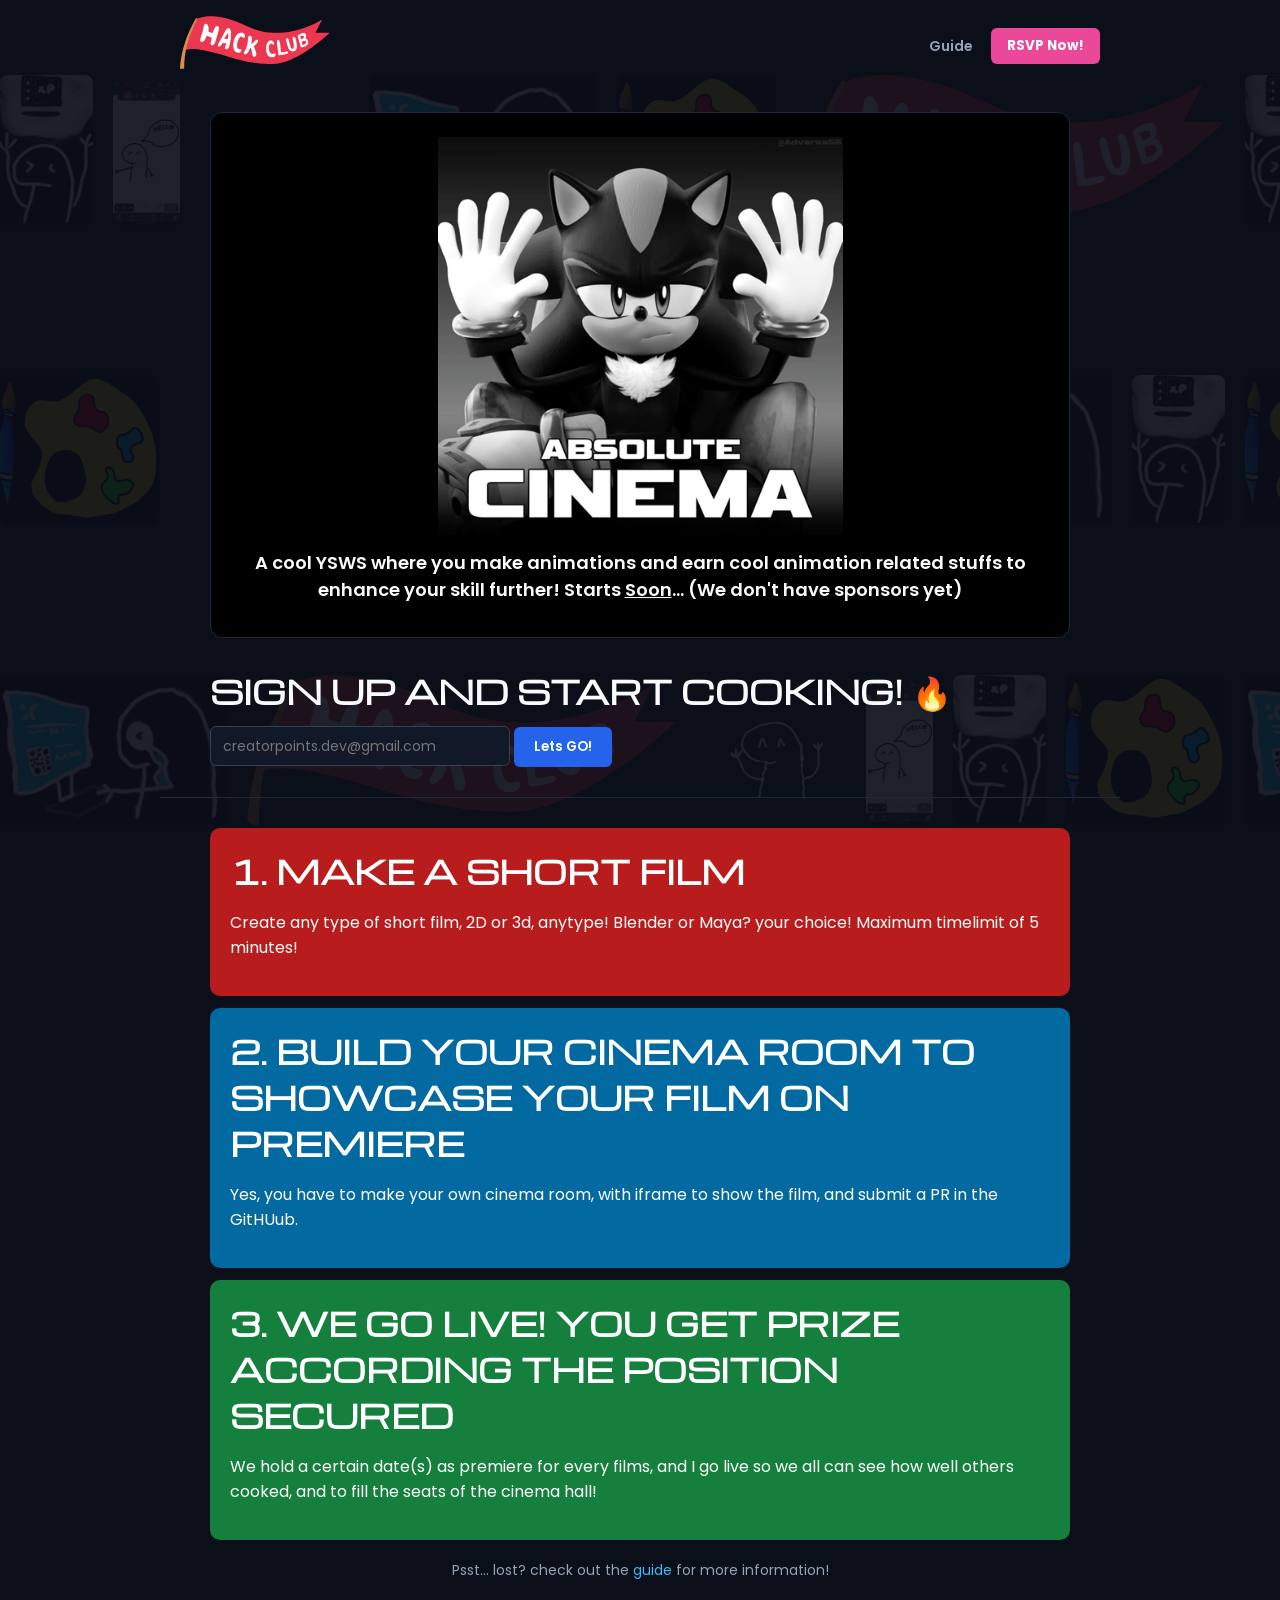
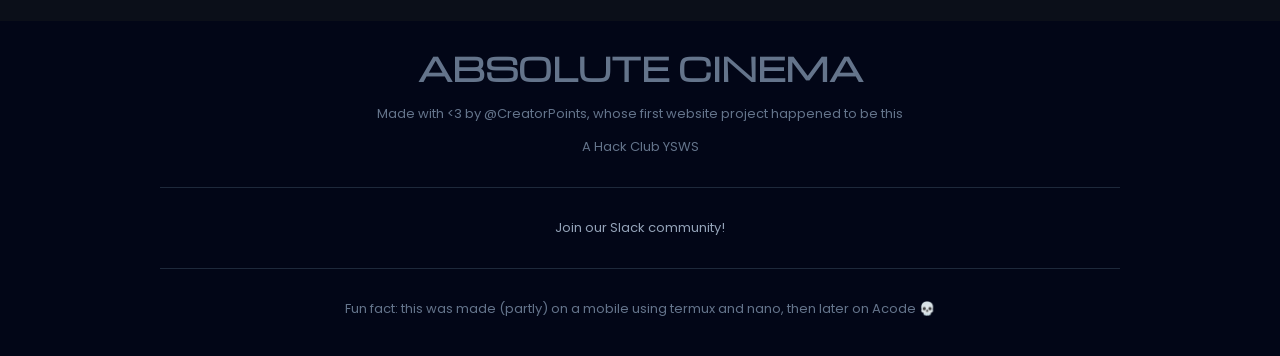
<file: index.html>
<!DOCTYPE html>
<html>
  <head>
    <meta charset="UTF-8">
    <title>Absolute Cinema - A Hack Club YSWS</title>
    <meta name="viewport" content="width=device-width, initial-scale=1">
    <link rel="preconnect" href="https://fonts.googleapis.com">
    <link rel="preconnect" href="https://fonts.gstatic.com" crossorigin>
    <link href="https://fonts.googleapis.com/css2?family=Poppins:wght@400;500;700&display=swap" rel="stylesheet">
    <link href="https://fonts.googleapis.com/css2?family=Michroma&display=swap" rel="stylesheet">
    <link rel="stylesheet" href="css/style.css">
  </head>
  <body>
    <div class="bg-marquee-wrapper" aria-hidden="true">
      <div class="bg-marquee-row marquee-left">
        <div class="bg-marquee-content">
          <img src="assets/xppen.jpg" alt="">
          <img src="assets/flipaclip.jpg" alt="">
          <img src="assets/flork/Morejoy.png" alt="">
          <img src="assets/winshut.jpg" alt="">
          <img src="assets/art.jpg" alt="">
          <img src="assets/hackclub.svg" alt="">
          <img src="assets/xppen.jpg" alt="">
          <img src="assets/flipaclip.jpg" alt="">
          <img src="assets/flork/Morejoy.png" alt="">
          <img src="assets/winshut.jpg" alt="">
          <img src="assets/art.jpg" alt="">
          <img src="assets/hackclub.svg" alt="">
          <img src="assets/xppen.jpg" alt="">
          <img src="assets/flipaclip.jpg" alt="">
          <img src="assets/flork/Morejoy.png" alt="">
          <img src="assets/winshut.jpg" alt="">
          <img src="assets/art.jpg" alt="">
          <img src="assets/hackclub.svg" alt="">
        </div>
        <div class="bg-marquee-content" aria-hidden="true">
          <img src="assets/xppen.jpg" alt="">
          <img src="assets/flipaclip.jpg" alt="">
          <img src="assets/flork/Morejoy.png" alt="">
          <img src="assets/winshut.jpg" alt="">
          <img src="assets/art.jpg" alt="">
          <img src="assets/hackclub.svg" alt="">
          <img src="assets/xppen.jpg" alt="">
          <img src="assets/flipaclip.jpg" alt="">
          <img src="assets/flork/Morejoy.png" alt="">
          <img src="assets/winshut.jpg" alt="">
          <img src="assets/art.jpg" alt="">
          <img src="assets/hackclub.svg" alt="">
          <img src="assets/xppen.jpg" alt="">
          <img src="assets/flipaclip.jpg" alt="">
          <img src="assets/flork/Morejoy.png" alt="">
          <img src="assets/winshut.jpg" alt="">
          <img src="assets/art.jpg" alt="">
          <img src="assets/hackclub.svg" alt="">
        </div>
      </div>
      <div class="bg-marquee-row marquee-right">
        <div class="bg-marquee-content">
          <img src="assets/art.jpg" alt="">
          <img src="assets/flork/Morejoy.png" alt="">
          <img src="assets/flipaclip.jpg" alt="">
          <img src="assets/hackclub.svg" alt="">
          <img src="assets/winshut.jpg" alt="">
          <img src="assets/xppen.jpg" alt="">
          <img src="assets/art.jpg" alt="">
          <img src="assets/flork/Morejoy.png" alt="">
          <img src="assets/flipaclip.jpg" alt="">
          <img src="assets/hackclub.svg" alt="">
          <img src="assets/winshut.jpg" alt="">
          <img src="assets/xppen.jpg" alt="">
          <img src="assets/art.jpg" alt="">
          <img src="assets/flork/Morejoy.png" alt="">
          <img src="assets/flipaclip.jpg" alt="">
          <img src="assets/hackclub.svg" alt="">
          <img src="assets/winshut.jpg" alt="">
          <img src="assets/xppen.jpg" alt="">
        </div>
        <div class="bg-marquee-content" aria-hidden="true">
          <img src="assets/art.jpg" alt="">
          <img src="assets/flork/Morejoy.png" alt="">
          <img src="assets/flipaclip.jpg" alt="">
          <img src="assets/hackclub.svg" alt="">
          <img src="assets/winshut.jpg" alt="">
          <img src="assets/xppen.jpg" alt="">
          <img src="assets/art.jpg" alt="">
          <img src="assets/flork/Morejoy.png" alt="">
          <img src="assets/flipaclip.jpg" alt="">
          <img src="assets/hackclub.svg" alt="">
          <img src="assets/winshut.jpg" alt="">
          <img src="assets/xppen.jpg" alt="">
          <img src="assets/art.jpg" alt="">
          <img src="assets/flork/Morejoy.png" alt="">
          <img src="assets/flipaclip.jpg" alt="">
          <img src="assets/hackclub.svg" alt="">
          <img src="assets/winshut.jpg" alt="">
          <img src="assets/xppen.jpg" alt="">
        </div>
      </div>
      <div class="bg-marquee-row marquee-left">
        <div class="bg-marquee-content">
          <img src="assets/winshut.jpg" alt="">
          <img src="assets/hackclub.svg" alt="">
          <img src="assets/flork/Morejoy.png" alt="">
          <img src="assets/flipaclip.jpg" alt="">
          <img src="assets/xppen.jpg" alt="">
          <img src="assets/art.jpg" alt="">
          <img src="assets/winshut.jpg" alt="">
          <img src="assets/hackclub.svg" alt="">
          <img src="assets/flork/Morejoy.png" alt="">
          <img src="assets/flipaclip.jpg" alt="">
          <img src="assets/xppen.jpg" alt="">
          <img src="assets/art.jpg" alt="">
          <img src="assets/winshut.jpg" alt="">
          <img src="assets/hackclub.svg" alt="">
          <img src="assets/flork/Morejoy.png" alt="">
          <img src="assets/flipaclip.jpg" alt="">
          <img src="assets/xppen.jpg" alt="">
          <img src="assets/art.jpg" alt="">
        </div>
        <div class="bg-marquee-content" aria-hidden="true">
          <img src="assets/winshut.jpg" alt="">
          <img src="assets/hackclub.svg" alt="">
          <img src="assets/flork/Morejoy.png" alt="">
          <img src="assets/flipaclip.jpg" alt="">
          <img src="assets/xppen.jpg" alt="">
          <img src="assets/art.jpg" alt="">
          <img src="assets/winshut.jpg" alt="">
          <img src="assets/hackclub.svg" alt="">
          <img src="assets/flork/Morejoy.png" alt="">
          <img src="assets/flipaclip.jpg" alt="">
          <img src="assets/xppen.jpg" alt="">
          <img src="assets/art.jpg" alt="">
          <img src="assets/winshut.jpg" alt="">
          <img src="assets/hackclub.svg" alt="">
          <img src="assets/flork/Morejoy.png" alt="">
          <img src="assets/flipaclip.jpg" alt="">
          <img src="assets/xppen.jpg" alt="">
          <img src="assets/art.jpg" alt="">
        </div>
      </div>
    </div>
    <nav>
      <a href="https://hackclub.com/"><img src="assets/hackclub.svg" alt="Hack Club" width="150" height="57"></a>
      <div class="nav-links">
        <a href="guide.html" class="nav-link">Guide</a>
        <a href="https://rsvp.soon.it/absolute-cinema"><button class="rsvp"><b>RSVP Now!</b></button></a>
      </div>
    </nav>
    <div class="title">
      <center><img src="assets/absolutecinema.png" width=50% height="50%"></center>
      <h2>A cool YSWS where you make animations and earn cool animation related stuffs to enhance your skill further! Starts <u>Soon</u>... (We don't have sponsors yet)</h2>
    </div>
    <div class="registration">
      <h1>Sign up and start cooking! 🔥</h1>
      <input class="emailbox" type="email" id="email" name="email" placeholder="creatorpoints.dev@gmail.com" required>
      <a href="https://cinema-hall.hackclub.app/login">
        <button class="signin">Lets GO!</button>
      </a>
    </div>
    <hr>
    <div class="guide">
      <div class="step1">      
        <h1>1. Make a short film</h1>
        <p>Create any type of short film, 2D or 3d, anytype! Blender or Maya? your choice! Maximum timelimit of 5 minutes!</p>
      </div>
      <div class="step2">
        <h1>2. Build your Cinema room to showcase your film on premiere</h1>
        <p>Yes, you have to make your own cinema room, with iframe to show the film, and submit a PR in the GitHUub.</p>
      </div>
      <div class="step3">
        <h1>3. We go LIVE! you get prize according the position secured</h1>
        <p>We hold a certain date(s) as premiere for every films, and I go live so we all can see how well others cooked, and to fill the seats of the cinema hall!</p>
      </div>
    </div>
    <div class="psst">Psst... lost? check out the <a href="guide.html">guide</a> for more information!</div>
    <footer>
      <h1><b>Absolute Cinema</b></h1>
      <p>Made with &lt;3 by @CreatorPoints, whose first website project happened to be this</p>
      <p>A Hack Club YSWS</p>
      <hr>
      <div class="community">
        <a href="https://app.slack.com/client/E09V59WQY1E/C0C4S835R4L">Join our Slack community!</a>
      </div>
      <hr>
      <p>Fun fact: this was made (partly) on a mobile using termux and nano, then later on Acode 💀</p>
    </footer>
    <script src="js/authfetch.js"></script>
  </body>
</html>
</file>
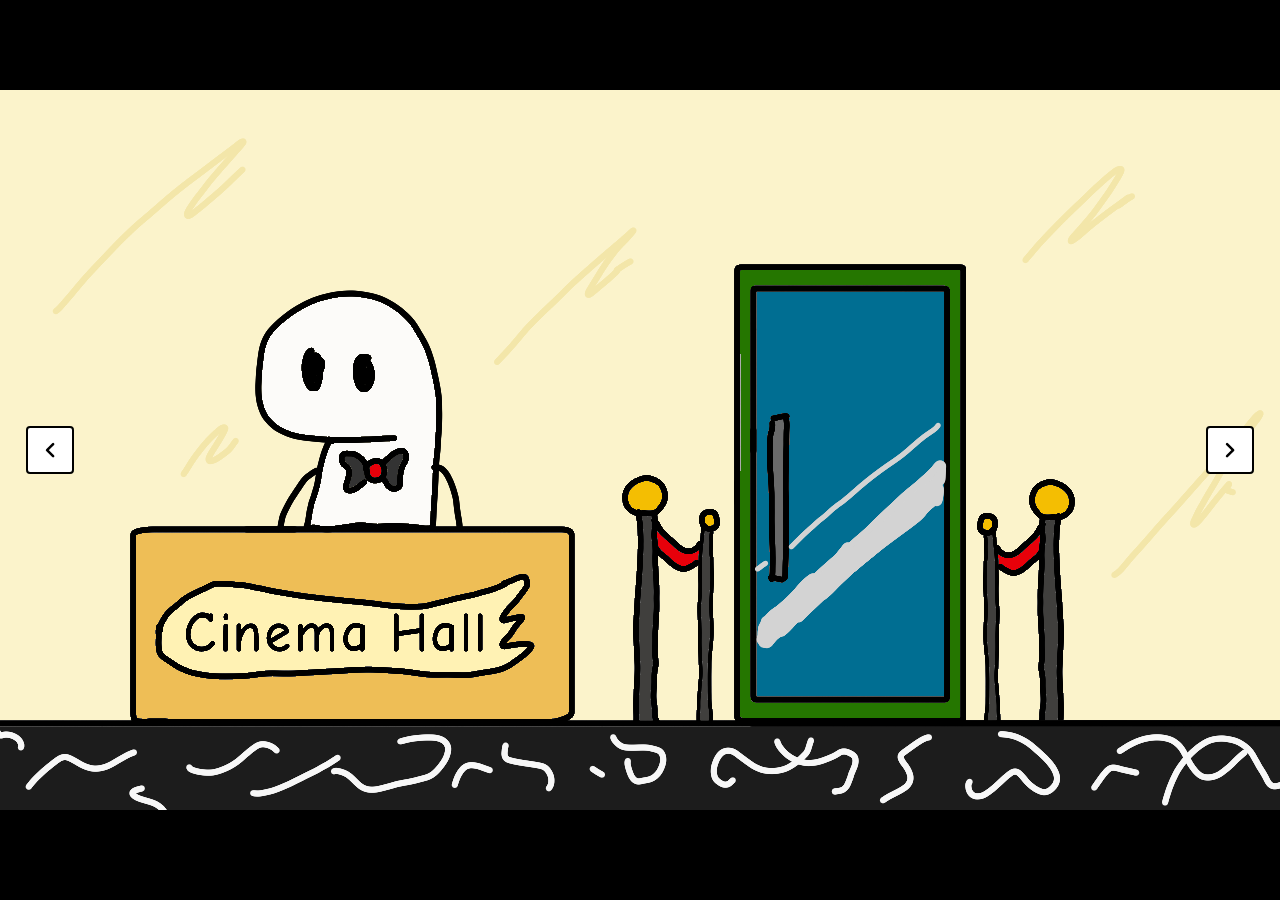
<file: dashboard.html>
<!DOCTYPE html>
<html lang="en">
  <head>
    <meta charset="UTF-8">
    <meta name="viewport" content="width=device-width, initial-scale=1">
    <title>Absolute Cinema</title>
    <link rel="icon" type="image/x-icon" href="favicon.ico">
    <link rel="preconnect" href="https://fonts.googleapis.com">
    <link rel="preconnect" href="https://fonts.gstatic.com" crossorigin>
    <link href="https://fonts.googleapis.com/css2?family=Poppins:wght@400;500;600;700&display=swap" rel="stylesheet">
    <style>
      html,
      body {
        margin: 0;
        padding: 0;
        width: 100%;
        height: 100%;
        background: #000;
        overflow: hidden;
        display: flex;
        align-items: center;
        justify-content: center;
      }

      .scene {
        position: relative;
        width: min(100vw, calc(100vh * 16 / 9));
        height: min(100vh, calc(100vw * 9 / 16));
        aspect-ratio: 16/9;
      }

      .scene img,
      .scene video {
        position: absolute;
        inset: 0;
        width: 100%;
        height: 100%;
        display: block;
        user-select: none;
        object-fit: contain;
      }

      .scene video {
        display: none;
        pointer-events: none;
      }

      .hotspot {
        position: absolute;
        cursor: pointer;
        outline: none;
        text-decoration: none;
        z-index: 10;
      }

      .hotspot-door {
        left: 56%;
        top: 24%;
        width: 20%;
        height: 63%;
      }

      .hotspot-flork {
        left: 10%;
        top: 28%;
        width: 35%;
        height: 59%;
      }

      .nav-arrow-left,
      .nav-arrow-right {
        position: absolute;
        top: 50%;
        transform: translateY(-50%);
        width: clamp(36px, 4vw, 44px);
        height: clamp(36px, 4vw, 44px);
        border-radius: 4px;
        background: #fff;
        border: 2px solid #000;
        color: #000;
        display: flex;
        align-items: center;
        justify-content: center;
        cursor: pointer;
        z-index: 30;
        text-decoration: none;
        box-shadow: none;
      }

      .nav-arrow-left {
        left: 2%;
      }

      .nav-arrow-right {
        right: 2%;
      }

      .nav-arrow-left:hover,
      .nav-arrow-right:hover {
        background: #e5e5e5;
      }

      .nav-arrow-left svg,
      .nav-arrow-right svg {
        width: 55%;
        height: 55%;
        stroke: #000;
        stroke-width: 2.5;
        fill: none;
        stroke-linecap: round;
        stroke-linejoin: round;
      }

      .flork-bubble-wrap {
        position: absolute;
        inset: 0;
        width: 100%;
        height: 100%;
        pointer-events: none;
        z-index: 20;
        display: none;
      }

      .flork-bubble-wrap.active {
        display: block;
        animation: bubblePop 0.22s cubic-bezier(0.16, 1, 0.3, 1);
      }

      .bubble-bg {
        position: absolute;
        inset: 0;
        width: 100%;
        height: 100%;
        object-fit: contain;
        pointer-events: none;
      }

      .bubble-text {
        position: absolute;
        left: 30%;
        top: 6.5%;
        width: 36%;
        height: 21%;
        display: block;
        text-align: left;
        color: #000;
        font-family: 'Poppins', sans-serif;
        font-weight: 600;
        font-size: clamp(12px, 1.4vw, 17px);
        line-height: 1.35;
        user-select: none;
        box-sizing: border-box;
        padding: clamp(8px, 1.2vw, 14px) clamp(10px, 1.4vw, 16px);
        word-break: break-word;
      }

      @keyframes bubblePop {
        0% {
          transform: scale(0.85);
          opacity: 0;
          transform-origin: 35% 25%;
        }
        100% {
          transform: scale(1);
          opacity: 1;
          transform-origin: 35% 25%;
        }
      }

      .ans-btn {
        position: absolute;
        right: clamp(55px, 6vw, 75px);
        top: 50%;
        transform: translateY(-50%);
        background: #fff;
        border: 2px solid #000;
        color: #000;
        padding: 10px 16px;
        border-radius: 4px;
        font-family: 'Poppins', sans-serif;
        font-size: clamp(12px, 1.4vw, 15px);
        font-weight: 600;
        cursor: pointer;
        z-index: 30;
        box-shadow: none;
        display: none;
      }

      .ans-btn.active {
        display: block;
      }

      .ans-btn:hover {
        background: #e5e5e5;
      }

      .flork-options {
        position: absolute;
        right: clamp(55px, 6vw, 75px);
        top: 50%;
        transform: translateY(-50%);
        display: none;
        flex-direction: column;
        gap: 10px;
        z-index: 30;
        max-width: clamp(200px, 32vw, 360px);
      }

      .flork-options.active {
        display: flex;
      }

      .flork-opt-btn {
        background: #fff;
        border: 2px solid #000;
        color: #000;
        padding: 10px 16px;
        border-radius: 4px;
        font-family: 'Poppins', sans-serif;
        font-size: clamp(12px, 1.4vw, 15px);
        font-weight: 600;
        cursor: pointer;
        text-align: left;
        box-shadow: none;
        transition: background 0.15s ease;
      }

      .flork-opt-btn:hover {
        background: #e5e5e5;
      }

      .ticket-overlay {
        position: absolute;
        left: 13%;
        top: 9.7%;
        width: 75.2%;
        height: 83%;
        z-index: 25;
        display: none;
        box-sizing: border-box;
        padding: clamp(14px, 2.2vw, 32px) clamp(16px, 2.8vw, 40px);
        font-family: 'Poppins', sans-serif;
        color: #000;
        pointer-events: auto;
      }

      .ticket-overlay.active {
        display: flex;
        flex-direction: column;
        justify-content: space-between;
      }

      .ticket-top {
        display: flex;
        justify-content: space-between;
        align-items: center;
        border-bottom: 2px dashed #000;
        padding-bottom: clamp(6px, 1.2vw, 14px);
      }

      .ticket-badge {
        font-family: 'Michroma', sans-serif;
        font-size: clamp(13px, 1.6vw, 20px);
        font-weight: 700;
        letter-spacing: 1px;
      }

      .ticket-no {
        font-size: clamp(11px, 1.2vw, 15px);
        font-weight: 700;
        letter-spacing: 1.5px;
        background: #000;
        color: #fff;
        padding: 3px 8px;
        border-radius: 2px;
      }

      .ticket-main-grid {
        display: grid;
        grid-template-columns: 1fr 1fr;
        gap: clamp(10px, 2vw, 24px);
        margin: clamp(10px, 1.6vw, 20px) 0;
      }

      .ticket-col {
        display: flex;
        flex-direction: column;
        gap: clamp(8px, 1.2vw, 16px);
      }

      .ticket-field {
        display: flex;
        flex-direction: column;
        gap: 2px;
      }

      .ticket-label {
        font-size: clamp(9px, 0.9vw, 11px);
        font-weight: 700;
        color: #555;
        letter-spacing: 0.8px;
        text-transform: uppercase;
      }

      .ticket-val {
        font-size: clamp(12px, 1.4vw, 17px);
        font-weight: 700;
        color: #000;
        line-height: 1.25;
      }

      .ticket-select,
      .ticket-input {
        font-family: 'Poppins', sans-serif;
        font-size: clamp(11px, 1.25vw, 15px);
        font-weight: 700;
        color: #000;
        background: #fff;
        border: 2px solid #000;
        border-radius: 4px;
        padding: clamp(4px, 0.5vw, 6px) clamp(6px, 0.8vw, 10px);
        outline: none;
        box-sizing: border-box;
        width: 100%;
        max-width: 100%;
        box-shadow: none;
        transition: background 0.15s ease, border-color 0.15s ease;
      }

      .ticket-select {
        appearance: none;
        -webkit-appearance: none;
        background-image: url("data:image/svg+xml;charset=US-ASCII,%3Csvg%20xmlns%3D%22http%3A%2F%2Fwww.w3.org%2F2000%2Fsvg%22%20width%3D%2212%22%20height%3D%228%22%20viewBox%3D%220%200%2012%208%22%3E%3Cpath%20d%3D%22M1%201l5%205%205-5%22%20stroke%3D%22%23000%22%20stroke-width%3D%222%22%20fill%3D%22none%22%20stroke-linecap%3D%22round%22%20stroke-linejoin%3D%22round%22%2F%3E%3C%2Fsvg%3E");
        background-repeat: no-repeat;
        background-position: right clamp(8px, 1vw, 12px) center;
        padding-right: clamp(24px, 2.5vw, 32px);
        cursor: pointer;
      }

      .ticket-select:focus,
      .ticket-input:focus {
        background: #f7f7f7;
        border-color: #000;
      }

      .ticket-select option:disabled {
        color: #888;
        background: #f0f0f0;
      }

      .ticket-type-desc {
        font-size: clamp(8px, 0.82vw, 10px);
        color: #555;
        font-weight: 500;
        line-height: 1.25;
        margin-top: 3px;
        min-height: clamp(16px, 1.8vw, 22px);
        display: block;
      }

      .ticket-footer {
        display: flex;
        align-items: center;
        justify-content: space-between;
        border-top: 2px dashed #000;
        padding-top: clamp(8px, 1.2vw, 16px);
        gap: 12px;
      }

      .ticket-barcode {
        display: flex;
        flex-direction: column;
        gap: 4px;
      }

      .barcode-lines {
        height: clamp(22px, 3.2vw, 36px);
        width: clamp(120px, 18vw, 200px);
        background: repeating-linear-gradient(
          to right,
          #000 0px,
          #000 3px,
          transparent 3px,
          transparent 5px,
          #000 5px,
          #000 8px,
          transparent 8px,
          transparent 12px,
          #000 12px,
          #000 14px,
          transparent 14px,
          transparent 17px,
          #000 17px,
          #000 21px,
          transparent 21px,
          transparent 23px
        );
      }

      .barcode-text {
        font-size: clamp(8px, 0.8vw, 10px);
        font-weight: 600;
        letter-spacing: 2px;
        color: #555;
      }

      .ticket-actions {
        display: flex;
        align-items: center;
        gap: 10px;
      }

      .ticket-action-btn {
        background: #000;
        color: #fff;
        border: 2px solid #000;
        padding: clamp(6px, 1vw, 10px) clamp(12px, 1.6vw, 20px);
        border-radius: 4px;
        font-family: 'Poppins', sans-serif;
        font-size: clamp(11px, 1.2vw, 14px);
        font-weight: 700;
        text-decoration: none;
        cursor: pointer;
        transition: background 0.15s ease, color 0.15s ease;
      }

      .ticket-action-btn:hover {
        background: #333;
      }

      .ticket-close-btn {
        background: #fff;
        color: #000;
        border: 2px solid #000;
        padding: clamp(6px, 1vw, 10px) clamp(10px, 1.4vw, 16px);
        border-radius: 4px;
        font-family: 'Poppins', sans-serif;
        font-size: clamp(11px, 1.2vw, 14px);
        font-weight: 600;
        cursor: pointer;
        transition: background 0.15s ease;
      }

      .ticket-close-btn:hover {
        background: #e5e5e5;
      }

      /* ============================================================
         ISSUED TICKET OVERLAY (assets/ticket.png)
         ============================================================ */
      .issued-ticket-overlay {
        position: absolute;
        inset: 0;
        z-index: 45;
        display: none;
        align-items: center;
        justify-content: center;
        background: rgba(0, 0, 0, 0.65);
        backdrop-filter: blur(3px);
        pointer-events: auto;
      }

      .issued-ticket-overlay.active {
        display: flex;
        animation: ticketPop 0.25s cubic-bezier(0.16, 1, 0.3, 1);
      }

      .cinema-ticket-card {
        position: relative;
        width: clamp(290px, 48vw, 650px);
        aspect-ratio: 688 / 362;
        filter: drop-shadow(0 14px 30px rgba(0, 0, 0, 0.75));
      }

      .ticket-view-close {
        position: absolute;
        top: -12px;
        right: -12px;
        width: clamp(26px, 2.5vw, 34px);
        height: clamp(26px, 2.5vw, 34px);
        border-radius: 50%;
        background: #fff;
        border: 2px solid #000;
        color: #000;
        font-size: clamp(16px, 1.8vw, 22px);
        font-weight: 700;
        line-height: 1;
        display: flex;
        align-items: center;
        justify-content: center;
        cursor: pointer;
        z-index: 55;
        box-shadow: 0 2px 8px rgba(0, 0, 0, 0.4);
        transition: transform 0.15s ease, background 0.15s ease;
      }

      .ticket-view-close:hover {
        background: #e5e5e5;
        transform: scale(1.08);
      }

      .cinema-ticket-stub {
        width: 100%;
        height: 100%;
        background: url("assets/ticket.png") no-repeat center center;
        background-size: 100% 100%;
        display: flex;
        box-sizing: border-box;
        overflow: hidden;
      }

      .ticket-part.ticket-left {
        width: 65.5%;
        height: 100%;
        box-sizing: border-box;
        padding: clamp(14px, 2.6vw, 26px) clamp(16px, 2.8vw, 28px) clamp(14px, 2.2vw, 22px) clamp(18px, 3.2vw, 32px);
        display: flex;
        flex-direction: column;
        justify-content: space-between;
      }

      .ticket-part.ticket-right {
        width: 34.5%;
        height: 100%;
        box-sizing: border-box;
        padding: clamp(14px, 2.6vw, 26px) clamp(12px, 2vw, 20px) clamp(14px, 2.2vw, 22px);
        display: flex;
        flex-direction: column;
        align-items: center;
        justify-content: space-between;
        text-align: center;
      }

      .ticket-serial {
        font-family: 'Michroma', sans-serif;
        font-size: clamp(8px, 1vw, 13px);
        font-weight: 700;
        letter-spacing: 1px;
        color: #ffffff;
      }

      .ticket-pass-badge {
        font-size: clamp(7.5px, 0.85vw, 11px);
        font-weight: 700;
        letter-spacing: 1.2px;
        color: #ffffff;
      }

      .ticket-meta-label {
        font-size: clamp(6.5px, 0.72vw, 9px);
        font-weight: 700;
        letter-spacing: 1px;
        color: rgba(255, 255, 255, 0.75);
        text-transform: uppercase;
        display: block;
        margin-bottom: 2px;
      }

      .ticket-event-val {
        font-family: 'Poppins', sans-serif;
        font-size: clamp(11px, 1.4vw, 17px);
        font-weight: 700;
        color: #ffffff;
        margin: 0;
        line-height: 1.2;
        letter-spacing: 0.5px;
      }

      .ticket-meta-grid {
        display: grid;
        grid-template-columns: 1fr 1fr;
        gap: clamp(4px, 0.8vw, 12px);
      }

      .ticket-meta-item.full-width {
        grid-column: 1 / -1;
      }

      .ticket-meta-val {
        font-size: clamp(9px, 1.15vw, 14px);
        font-weight: 700;
        color: #ffffff;
        line-height: 1.2;
        text-transform: uppercase;
        word-break: break-word;
      }

      .stub-badge {
        font-family: 'Michroma', sans-serif;
        font-size: clamp(8px, 1vw, 12px);
        font-weight: 700;
        color: #ffffff;
        letter-spacing: 1px;
      }

      .stub-field {
        display: flex;
        flex-direction: column;
        gap: 1px;
      }

      .stub-val {
        font-size: clamp(8.5px, 1.05vw, 13px);
        font-weight: 700;
        color: #ffffff;
        text-transform: uppercase;
        line-height: 1.2;
      }

      .stub-no {
        font-family: 'Michroma', sans-serif;
        font-size: clamp(8px, 0.95vw, 12px);
        font-weight: 700;
        color: #ffffff;
        letter-spacing: 1px;
      }
    </style>
  </head>
  <body>
    <div class="scene">
      <img src="assets/dashboard-flork.png" alt="Absolute Cinema" id="dash-img">
      <video id="flork-anim" playsinline muted preload="auto"></video>
      <div class="flork-bubble-wrap" id="flork-bubble">
        <img src="assets/flork/speech-still.png" alt="" class="bubble-bg">
        <div class="bubble-text"></div>
      </div>
      <button class="ans-btn" id="ans-btn">Oh, i dont have it!</button>
      <div class="flork-options" id="flork-options">
        <button class="flork-opt-btn" type="button" id="flork-opt-view-ticket" data-action="view-ticket" style="display: none;">Show my ticket</button>
        <button class="flork-opt-btn" type="button" data-action="ticket">I need a ticket</button>
        <button class="flork-opt-btn" type="button" data-action="who">Who are you?</button>
        <button class="flork-opt-btn" type="button" data-action="rest">We have only this? where is rest?</button>
      </div>
      <a href="rooms.html" class="hotspot hotspot-door" id="hotspot-door" title="Screening Rooms (/rooms)"></a>
      <a href="#" class="hotspot hotspot-flork" id="hotspot-flork" title="Flork"></a>
      <a href="index.html" class="nav-arrow-left" title="Back to Home" aria-label="Back to Home">
        <svg viewBox="0 0 24 24"><path d="M15 18l-6-6 6-6"/></svg>
      </a>
      <a href="#" class="nav-arrow-right" id="nav-arrow-right" title="Right lobby area" aria-label="Right lobby area">
        <svg viewBox="0 0 24 24"><path d="M9 18l6-6-6-6"/></svg>
      </a>
      <div class="ticket-overlay" id="ticket-overlay">
        <div class="ticket-top">
          <div class="ticket-badge">Userdata form</div>
        </div>
        <div class="ticket-main-grid">
          <div class="ticket-col">
            <div class="ticket-field">
              <span class="ticket-label">Ticket type</span>
              <select class="ticket-select" id="ticket-type">
                <option value="all access pass">ALL ACCESS PASS [Admin • Free]</option>
                <option value="judge pass">JUDGE PASS [Admin & Reviewer • Free]</option>
                <option value="single room pass">SINGLE ROOM PASS [Make a Room • Free]</option>
                <option value="all rooms pass">ALL ROOMS PASS [View Creations • 1 Film Required]</option>
              </select>
              <span class="ticket-type-desc" id="ticket-type-desc"></span>
            </div>
            <div class="ticket-field">
              <span class="ticket-label">EVENT</span>
              <span class="ticket-val">HACK CLUB FILM FANTASIA</span>
            </div>
          </div>
          <div class="ticket-col">
            <div class="ticket-field">
              <span class="ticket-label">name</span>
              <input type="text" class="ticket-input" id="ticket-name" placeholder="Name on ticket" value="GUEST ANIMATOR" autocomplete="off">
            </div>
            <div class="ticket-field">
              <span class="ticket-label">ADMITTANCE</span>
              <span class="ticket-val" id="ticket-admittance">VALID FOR SCREENING ENTRY</span>
            </div>
          </div>
        </div>
        <div class="ticket-footer">
          <div class="ticket-barcode">
            <div class="barcode-lines"></div>
            <span class="barcode-text">* ABSOLUTE-CINEMA-YSWS-2026 *</span>
          </div>
          <div class="ticket-actions">
            <button type="button" class="ticket-action-btn" id="give-to-flork-btn">Give to Flork</button>
          </div>
        </div>
      </div>
      <div class="issued-ticket-overlay" id="issued-ticket-overlay">
        <div class="cinema-ticket-card">
          <button type="button" class="ticket-view-close" id="ticket-view-close" aria-label="Close Ticket">&times;</button>
          <div class="cinema-ticket-stub">
            <div class="ticket-part ticket-left">
              <div class="ticket-header-row">
                <span class="ticket-serial" id="view-ticket-no">NO. AC-82237</span>
                <span class="ticket-pass-badge">&#9733; ADMIT ONE &#9733;</span>
              </div>
              <div class="ticket-title-row">
                <span class="ticket-meta-label">EVENT</span>
                <h3 class="ticket-event-val" id="view-ticket-event">HACK CLUB FILM FANTASIA</h3>
              </div>
              <div class="ticket-meta-grid">
                <div class="ticket-meta-item">
                  <span class="ticket-meta-label">PASSHOLDER</span>
                  <span class="ticket-meta-val" id="view-ticket-name">GUEST ANIMATOR</span>
                </div>
                <div class="ticket-meta-item">
                  <span class="ticket-meta-label">TICKET TYPE</span>
                  <span class="ticket-meta-val" id="view-ticket-type">SINGLE ROOM PASS</span>
                </div>
                <div class="ticket-meta-item full-width">
                  <span class="ticket-meta-label">ADMITTANCE</span>
                  <span class="ticket-meta-val" id="view-ticket-admittance">VALID FOR 1 ROOM CREATION</span>
                </div>
              </div>
            </div>
            <div class="ticket-part ticket-right">
              <div class="stub-badge">ABSOLUTE CINEMA</div>
              <div class="stub-field">
                <span class="ticket-meta-label">PASSHOLDER</span>
                <span class="stub-val" id="stub-ticket-name">GUEST ANIMATOR</span>
              </div>
              <div class="stub-field">
                <span class="ticket-meta-label">PASS</span>
                <span class="stub-val" id="stub-ticket-type">SINGLE ROOM</span>
              </div>
              <div class="stub-no" id="stub-ticket-no">AC-82237</div>
            </div>
          </div>
        </div>
      </div>
    </div>
    <script>
      const s = new URLSearchParams(window.location.search).get('session');
      if (s) {
        localStorage.setItem('cinema_session', s);
        history.replaceState({}, document.title, window.location.pathname);
      }

      const img = document.getElementById('dash-img');
      const vid = document.getElementById('flork-anim');
      const florkBtn = document.getElementById('hotspot-flork');
      const doorBtn = document.getElementById('hotspot-door');
      const rightArrowBtn = document.getElementById('nav-arrow-right');
      const bubble = document.getElementById('flork-bubble');
      const bubbleText = document.querySelector('.bubble-text');
      const ansBtn = document.getElementById('ans-btn');
      const florkOptions = document.getElementById('flork-options');
      const florkOptBtns = document.querySelectorAll('.flork-opt-btn');

      const ticketOverlay = document.getElementById('ticket-overlay');
      const ticketName = document.getElementById('ticket-name');
      const ticketType = document.getElementById('ticket-type');
      const ticketDesc = document.getElementById('ticket-type-desc');
      const ticketAdmittance = document.getElementById('ticket-admittance');
      const giveToFlorkBtn = document.getElementById('give-to-flork-btn');

      const issuedOverlay = document.getElementById('issued-ticket-overlay');
      const ticketCloseViewBtn = document.getElementById('ticket-view-close');
      const viewTicketNo = document.getElementById('view-ticket-no');
      const viewTicketName = document.getElementById('view-ticket-name');
      const viewTicketType = document.getElementById('view-ticket-type');
      const viewTicketAdmittance = document.getElementById('view-ticket-admittance');
      const stubTicketName = document.getElementById('stub-ticket-name');
      const stubTicketType = document.getElementById('stub-ticket-type');
      const stubTicketNo = document.getElementById('stub-ticket-no');

      let state = 'awake';
      let sleepTimer = null;
      let actionTimer = null;
      let typeTimer = null;
      let glanceCount = 0;

      new Image().src = 'assets/flork-happy.png';
      new Image().src = 'assets/flork-happy-hand-down.png';
      new Image().src = 'assets/flork-see-right.png';
      new Image().src = 'assets/flork-ticket-still.png';
      new Image().src = 'assets/ticket-total.png';
      new Image().src = 'assets/ticket.png';

      function showIssuedTicket(ticketData) {
        ticketData = ticketData || {};
        const no = ticketData.ticket_no || localStorage.getItem('cinema_ticket_no') || 'AC-82237';
        const type = ticketData.ticket_type || localStorage.getItem('cinema_ticket_type') || (ticketType ? ticketType.value : 'single room pass');
        const name = (ticketData.attendee_name || localStorage.getItem('cinema_ticket_name') || (ticketName ? ticketName.value : 'GUEST ANIMATOR')).toUpperCase();
        const typeCfg = TICKET_TYPES[type];
        const admittance = typeCfg ? typeCfg.admittance : 'VALID FOR SCREENING ENTRY';

        if (viewTicketNo) viewTicketNo.textContent = 'NO. ' + no;
        if (viewTicketName) viewTicketName.textContent = name;
        if (viewTicketType) viewTicketType.textContent = type.toUpperCase();
        if (viewTicketAdmittance) viewTicketAdmittance.textContent = admittance;

        if (stubTicketName) stubTicketName.textContent = name.length > 15 ? name.slice(0, 13) + '..' : name;
        if (stubTicketType) stubTicketType.textContent = type.toUpperCase().replace(' PASS', '');
        if (stubTicketNo) stubTicketNo.textContent = no;

        if (issuedOverlay) issuedOverlay.classList.add('active');
      }

      function hideIssuedTicket() {
        if (issuedOverlay) issuedOverlay.classList.remove('active');
      }

      if (ticketCloseViewBtn) {
        ticketCloseViewBtn.addEventListener('click', (e) => {
          e.preventDefault();
          e.stopPropagation();
          hideIssuedTicket();
        });
      }

      if (issuedOverlay) {
        issuedOverlay.addEventListener('click', (e) => {
          if (e.target === issuedOverlay) {
            hideIssuedTicket();
          }
        });
      }

      function typeText(str, onDone) {
        if (typeTimer) {
          clearInterval(typeTimer);
          typeTimer = null;
        }
        if (!bubbleText) return;
        bubbleText.textContent = '';
        let idx = 0;
        typeTimer = setInterval(() => {
          if (idx < str.length) {
            bubbleText.textContent += str[idx];
            idx++;
          } else {
            clearInterval(typeTimer);
            typeTimer = null;
            if (onDone) onDone();
          }
        }, 35);
      }

      function showBubble() {
        if (bubble) bubble.classList.add('active');
        typeText('Wait, where is your ticket?', () => {
          if (ansBtn) ansBtn.classList.add('active');
        });
      }

      function hideBubble() {
        if (typeTimer) {
          clearInterval(typeTimer);
          typeTimer = null;
        }
        if (bubble) bubble.classList.remove('active');
        if (ansBtn) ansBtn.classList.remove('active');
        if (florkOptions) florkOptions.classList.remove('active');
        if (bubbleText) bubbleText.textContent = '';
      }

      function playVid(src, onEnd) {
        if (!vid) return;
        vid.src = src;
        vid.currentTime = 0;
        vid.style.display = 'block';
        vid.play().catch(() => {
          vid.style.display = 'none';
          if (onEnd) onEnd();
        });
        vid.onended = () => {
          vid.style.display = 'none';
          if (onEnd) onEnd();
        };
      }

      function askTicket() {
        if (sleepTimer) {
          clearTimeout(sleepTimer);
          sleepTimer = null;
        }
        if (actionTimer) {
          clearTimeout(actionTimer);
          actionTimer = null;
        }
        if (state === 'questioning') return;
        state = 'questioning';
        hideBubble();
        playVid('assets/flork/flork-question.mp4', () => {
          state = 'question_awaiting';
          img.src = 'assets/flork/flork-question-still.png';
          showBubble();
        });
      }

      function wakeUp() {
        hideBubble();
        if (sleepTimer) {
          clearTimeout(sleepTimer);
          sleepTimer = null;
        }
        if (state === 'waking') return;
        state = 'waking';
        playVid('assets/flork/flork-wake.mp4', () => {
          state = 'awake';
          img.src = 'assets/dashboard-flork.png';
          scheduleNext();
        });
      }

      function startSleep() {
        hideBubble();
        state = 'falling_asleep';
        glanceCount = 0;
        playVid('assets/flork/flork-sleep.mp4', () => {
          state = 'asleep';
          img.src = 'assets/flork/flork-sleep.png';
          const sleepDuration = Math.random() * 4000 + 5000;
          sleepTimer = setTimeout(wakeUp, sleepDuration);
        });
      }

      function playGlance() {
        hideBubble();
        state = 'glancing';
        glanceCount++;
        playVid('assets/flork/flork-see.mp4', () => {
          state = 'awake';
          img.src = 'assets/dashboard-flork.png';
          scheduleNext();
        });
      }

      function randomAction() {
        if (state !== 'awake') return;
        if (glanceCount >= 1 || Math.random() < 0.55) {
          startSleep();
        } else {
          playGlance();
        }
      }

      function scheduleNext(fast) {
        if (state !== 'awake') return;
        const delay = fast ? (Math.random() * 1500 + 2000) : (Math.random() * 2500 + 3000);
        if (actionTimer) clearTimeout(actionTimer);
        actionTimer = setTimeout(randomAction, delay);
      }

      function askHelp() {
        if (sleepTimer) {
          clearTimeout(sleepTimer);
          sleepTimer = null;
        }
        if (actionTimer) {
          clearTimeout(actionTimer);
          actionTimer = null;
        }
        if (vid) {
          vid.pause();
          vid.style.display = 'none';
        }
        if (ticketOverlay) ticketOverlay.classList.remove('active');
        if (issuedOverlay) issuedOverlay.classList.remove('active');
        state = 'helping';
        hideBubble();
        img.src = 'assets/dashboard-flork.png';
        if (bubble) bubble.classList.add('active');

        const viewTicketBtn = document.getElementById('flork-opt-view-ticket');
        if (viewTicketBtn) {
          viewTicketBtn.style.display = hasActiveTicket ? 'block' : 'none';
        }

        typeText('how may i help you today?', () => {
          if (florkOptions) florkOptions.classList.add('active');
        });
      }

      let hasActiveTicket = localStorage.getItem('cinema_has_active_ticket') === 'true';

      if (doorBtn) {
        doorBtn.addEventListener('click', (e) => {
          e.preventDefault();
          if (hasActiveTicket) {
            window.location.href = 'rooms.html';
          } else {
            askTicket();
          }
        });
      }

      if (rightArrowBtn) {
        rightArrowBtn.addEventListener('click', (e) => {
          e.preventDefault();
          e.stopPropagation();

          if (sleepTimer) {
            clearTimeout(sleepTimer);
            sleepTimer = null;
          }
          if (actionTimer) {
            clearTimeout(actionTimer);
            actionTimer = null;
          }
          if (vid) {
            vid.pause();
            vid.style.display = 'none';
          }
          if (ticketOverlay) ticketOverlay.classList.remove('active');
          if (issuedOverlay) issuedOverlay.classList.remove('active');
          if (florkOptions) florkOptions.classList.remove('active');
          if (ansBtn) ansBtn.classList.remove('active');

          state = 'helping';
          hideBubble();
          img.src = 'assets/flork-see-right.png';
          if (bubble) bubble.classList.add('active');

          typeText('that part is still being constructed', () => {
            setTimeout(() => {
              if (state === 'helping') {
                hideBubble();
                img.src = 'assets/dashboard-flork.png';
                state = 'awake';
                scheduleNext(true);
              }
            }, 2500);
          });
        });
      }

      if (florkBtn) {
        florkBtn.addEventListener('click', (e) => {
          e.preventDefault();
          if (state === 'asleep' || state === 'falling_asleep') {
            hideBubble();
            if (sleepTimer) {
              clearTimeout(sleepTimer);
              sleepTimer = null;
            }
            state = 'waking';
            playVid('assets/flork/flork-wake.mp4', () => {
              state = 'awake';
              img.src = 'assets/dashboard-flork.png';
              askHelp();
            });
          } else {
            askHelp();
          }
        });
      }

      florkOptBtns.forEach((btn) => {
        btn.addEventListener('click', (e) => {
          e.preventDefault();
          const action = btn.getAttribute('data-action');
          if (action === 'view-ticket') {
            if (florkOptions) florkOptions.classList.remove('active');
            state = 'helping';
            hideBubble();
            img.src = 'assets/flork-ticket-still.png';
            showIssuedTicket();
          } else if (action === 'who') {
            if (florkOptions) florkOptions.classList.remove('active');
            state = 'helping';
            img.src = 'assets/flork-happy.png';
            if (bubble) bubble.classList.add('active');
            typeText('I am Flork, your receptionist! Need a ticket or anything else, im here for!', () => {
              if (state === 'helping') {
                img.src = 'assets/flork-happy-hand-down.png';
                if (florkOptions) florkOptions.classList.add('active');
              }
            });
          } else if (action === 'rest') {
            if (florkOptions) florkOptions.classList.remove('active');
            state = 'helping';
            img.src = 'assets/flork-see-right.png';
            if (bubble) bubble.classList.add('active');
            typeText('check that side of the lobby, theres more!', () => {
              if (state === 'helping') {
                if (florkOptions) florkOptions.classList.add('active');
              }
            });
          } else if (action === 'ticket') {
            if (florkOptions) florkOptions.classList.remove('active');
            if (hasActiveTicket) {
              state = 'helping';
              hideBubble();
              img.src = 'assets/flork-ticket-still.png';
              showIssuedTicket();
              if (bubble) bubble.classList.add('active');
              typeText('You already have an active ticket! Head through the green doors.');
              return;
            }
            state = 'helping';
            hideBubble();
            let speechTimer = setTimeout(() => {
              if (state === 'helping') {
                if (bubble) bubble.classList.add('active');
                typeText('Aight! I need some information in here!');
              }
            }, 415);
            playVid('assets/flork-ticket.mp4', () => {
              if (speechTimer) clearTimeout(speechTimer);
              img.src = 'assets/flork-ticket-still.png';
              setTimeout(() => {
                if (state === 'helping') {
                  hideBubble();
                  img.src = 'assets/ticket-total.png';
                  if (ticketOverlay) ticketOverlay.classList.add('active');
                }
              }, 1000);
            });
          }
        });
      });

      function closeTicket() {
        if (ticketOverlay) ticketOverlay.classList.remove('active');
        img.src = 'assets/dashboard-flork.png';
        state = 'awake';
        scheduleNext(true);
      }

      const TICKET_TYPES = {
        'all access pass': {
          label: 'ALL ACCESS PASS [Admin • Free]',
          lockedLabel: 'ALL ACCESS PASS [Admin Only]',
          cost: 'FREE',
          admittance: 'FULL ADMIN & SCREENING ACCESS • FREE',
          desc: 'All-access pass for administrators to manage rooms and screenings.',
          allowed: (isAdmin, isReviewer, hasFilm) => isAdmin
        },
        'judge pass': {
          label: 'JUDGE PASS [Admin & Reviewer • Free]',
          lockedLabel: 'JUDGE PASS [Admin & Reviewer Only]',
          cost: 'FREE',
          admittance: 'JURY SCREENING & REVIEW ACCESS • FREE',
          desc: 'Judge pass for reviewing entries and attending screenings.',
          allowed: (isAdmin, isReviewer, hasFilm) => isReviewer || isAdmin
        },
        'single room pass': {
          label: 'SINGLE ROOM PASS [Make a Room • Free]',
          lockedLabel: 'SINGLE ROOM PASS [Make a Room • Free]',
          cost: 'FREE',
          admittance: 'VALID FOR 1 ROOM CREATION • FREE',
          desc: 'Pass for creators to build and host their custom screening room.',
          allowed: () => true
        },
        'all rooms pass': {
          label: 'ALL ROOMS PASS [View Creations • 1 Film Required]',
          lockedLabel: 'ALL ROOMS PASS [1 Film Required]',
          cost: '1 SUBMITTED FILM',
          admittance: 'ALL CREATOR ROOMS ACCESS • 1 FILM REQUIRED',
          desc: 'Grants access to explore all creations. Requires at least 1 submitted film.',
          allowed: (isAdmin, isReviewer, hasFilm) => Boolean(hasFilm || isAdmin)
        }
      };

      let hasSubmittedFilm = false;
      let currentUser = {};

      function updateTicketUI(typeKey) {
        const config = TICKET_TYPES[typeKey] || TICKET_TYPES['single room pass'];
        if (ticketType && ticketType.value !== typeKey) {
          ticketType.value = typeKey;
        }
        if (ticketAdmittance) {
          ticketAdmittance.textContent = config.admittance;
        }
        if (ticketDesc) {
          ticketDesc.style.color = '#555';
          ticketDesc.textContent = config.desc;
        }
        try {
          localStorage.setItem('cinema_ticket_type', typeKey);
        } catch (_) {}
      }

      function configureTicketOptions(user) {
        user = user || {};
        currentUser = user;
        const isAdmin = Boolean(user.isAdmin || user.is_admin === 1 || user.role === 'admin');
        const isReviewer = Boolean(user.isReviewer || user.role === 'reviewer' || isAdmin);

        let savedType = localStorage.getItem('cinema_ticket_type');
        let fallbackType = isAdmin ? 'all access pass' : (isReviewer ? 'judge pass' : 'single room pass');

        if (ticketType) {
          Array.from(ticketType.options).forEach((opt) => {
            const key = opt.value;
            const cfg = TICKET_TYPES[key];
            if (!cfg) return;
            const isAllowed = cfg.allowed(isAdmin, isReviewer, hasSubmittedFilm);
            opt.disabled = !isAllowed;
            opt.textContent = isAllowed ? cfg.label : cfg.lockedLabel;
          });

          if (!savedType || !TICKET_TYPES[savedType] || !TICKET_TYPES[savedType].allowed(isAdmin, isReviewer, hasSubmittedFilm)) {
            savedType = fallbackType;
          }

          updateTicketUI(savedType);
        }

        if (ticketName) {
          const savedName = localStorage.getItem('cinema_ticket_name');
          if (savedName) {
            ticketName.value = savedName;
          } else if (user.name || user.email) {
            const name = user.name || (user.email ? user.email.split('@')[0] : '');
            ticketName.value = name.toUpperCase();
          }
        }
      }

      try {
        currentUser = JSON.parse(localStorage.getItem('cinema_user') || '{}');
        hasSubmittedFilm = localStorage.getItem('cinema_has_submitted_film') === 'true';
      } catch (_) {}
      configureTicketOptions(currentUser);

      async function syncUserSession() {
        const token = localStorage.getItem('cinema_session');
        if (!token) return;
        try {
          const [meRes, projRes, ticketRes] = await Promise.all([
            fetch("https://cinema-hall.hackclub.app/api/me", {
              headers: { "Authorization": `Bearer ${token}` }
            }),
            fetch("https://cinema-hall.hackclub.app/api/my-projects", {
              headers: { "Authorization": `Bearer ${token}` }
            }),
            fetch("https://cinema-hall.hackclub.app/api/ticket", {
              headers: { "Authorization": `Bearer ${token}` }
            })
          ]);

          let userData = null;
          if (meRes.ok) {
            userData = await meRes.json();
            currentUser = userData;
            try { localStorage.setItem('cinema_user', JSON.stringify(userData)); } catch (_) {}
          }

          if (projRes.ok) {
            try {
              const projects = await projRes.json();
              if (Array.isArray(projects)) {
                hasSubmittedFilm = projects.some(p => p.status === 'submitted' || p.status === 'approved' || p.status === 'reviewed' || p.status === 'design');
                try { localStorage.setItem('cinema_has_submitted_film', hasSubmittedFilm ? 'true' : 'false'); } catch (_) {}
              }
            } catch (_) {}
          }

          if (ticketRes.ok) {
            try {
              const ticketData = await ticketRes.json();
              if (ticketData && ticketData.hasTicket && ticketData.ticket) {
                hasActiveTicket = true;
                localStorage.setItem('cinema_has_active_ticket', 'true');
                if (ticketData.ticket.ticket_type) {
                  localStorage.setItem('cinema_ticket_type', ticketData.ticket.ticket_type);
                  if (ticketType) ticketType.value = ticketData.ticket.ticket_type;
                  updateTicketUI(ticketData.ticket.ticket_type);
                }
                if (ticketData.ticket.attendee_name) {
                  localStorage.setItem('cinema_ticket_name', ticketData.ticket.attendee_name);
                  if (ticketName) ticketName.value = ticketData.ticket.attendee_name;
                }
                if (ticketData.ticket.ticket_no) {
                  localStorage.setItem('cinema_ticket_no', ticketData.ticket.ticket_no);
                }
              } else {
                hasActiveTicket = false;
                localStorage.removeItem('cinema_has_active_ticket');
                localStorage.removeItem('cinema_ticket_no');
                localStorage.removeItem('cinema_ticket_type');
                localStorage.removeItem('cinema_ticket_name');
              }
            } catch (_) {}
          }

          if (userData) {
            configureTicketOptions(userData);
          }
        } catch (_) {}
      }
      syncUserSession();

      let isSubmittingTicket = false;

      function giveToFlork() {
        if (hasActiveTicket) {
          showIssuedTicket();
          return;
        }
        if (isSubmittingTicket) return;
        isSubmittingTicket = true;
        if (giveToFlorkBtn) giveToFlorkBtn.disabled = true;

        const selectedType = ticketType ? ticketType.value : 'single room pass';
        const nameVal = ticketName && ticketName.value.trim() ? ticketName.value.trim() : 'GUEST ANIMATOR';

        if (ticketType) localStorage.setItem('cinema_ticket_type', selectedType);
        if (ticketName) localStorage.setItem('cinema_ticket_name', nameVal);

        if (ticketOverlay) ticketOverlay.classList.remove('active');
        state = 'helping';
        hideBubble();
        img.src = 'assets/flork-happy.png';
        if (bubble) bubble.classList.add('active');

        const token = localStorage.getItem('cinema_session');
        const saveTicketPromise = token
          ? fetch("https://cinema-hall.hackclub.app/api/ticket", {
              method: "POST",
              headers: {
                "Authorization": `Bearer ${token}`,
                "Content-Type": "application/json"
              },
              body: JSON.stringify({
                ticket_type: selectedType,
                attendee_name: nameVal
              })
            }).then(r => r.json()).catch(() => null)
          : Promise.resolve(null);

        const minDelayPromise = new Promise((resolve) => setTimeout(resolve, 1400));

        typeText("Wait a minute...", () => {
          Promise.all([saveTicketPromise, minDelayPromise]).then(([resData]) => {
            isSubmittingTicket = false;
            if (giveToFlorkBtn) giveToFlorkBtn.disabled = false;
            if (state !== 'helping') return;
            hasActiveTicket = true;
            localStorage.setItem('cinema_has_active_ticket', 'true');
            const savedTicket = (resData && resData.ticket) ? resData.ticket : {
              ticket_no: localStorage.getItem('cinema_ticket_no') || ('AC-' + Math.floor(10000 + Math.random() * 90000)),
              ticket_type: selectedType,
              attendee_name: nameVal
            };
            if (savedTicket.ticket_no) {
              localStorage.setItem('cinema_ticket_no', savedTicket.ticket_no);
            }
            img.src = 'assets/flork-ticket-still.png';
            showIssuedTicket(savedTicket);
            typeText("Here is your ticket! You can now step through the green doors.", () => {
              if (state === 'helping') {
                setTimeout(() => {
                  if (state === 'helping') {
                    hideBubble();
                    img.src = 'assets/dashboard-flork.png';
                    state = 'awake';
                    scheduleNext(true);
                  }
                }, 4000);
              }
            });
          }).catch(() => {
            isSubmittingTicket = false;
            if (giveToFlorkBtn) giveToFlorkBtn.disabled = false;
          });
        });
      }

      if (giveToFlorkBtn) {
        giveToFlorkBtn.addEventListener('click', (e) => {
          e.preventDefault();
          e.stopPropagation();
          giveToFlork();
        });
      }

      if (ticketName) {
        ticketName.addEventListener('input', () => {
          localStorage.setItem('cinema_ticket_name', ticketName.value);
        });
      }
      if (ticketType) {
        ticketType.addEventListener('change', () => {
          updateTicketUI(ticketType.value);
        });
      }

      document.addEventListener('click', (e) => {
        if (state !== 'helping' && state !== 'ending_question') return;
        if (issuedOverlay && issuedOverlay.classList.contains('active')) {
          const card = issuedOverlay.querySelector('.cinema-ticket-card');
          if (card && card.contains(e.target)) return;
          hideIssuedTicket();
          return;
        }
        if (ticketOverlay && ticketOverlay.classList.contains('active')) {
          if (ticketOverlay.contains(e.target)) return;
          closeTicket();
          return;
        }
        if (e.target.closest && (e.target.closest('#give-to-flork-btn') || e.target.closest('#ticket-overlay') || e.target.closest('#issued-ticket-overlay'))) return;
        if (florkOptions && florkOptions.contains(e.target)) return;
        if (florkBtn && florkBtn.contains(e.target)) return;
        if (doorBtn && doorBtn.contains(e.target)) return;
        if (e.target.closest && (e.target.closest('.nav-arrow-right') || e.target.closest('.nav-arrow-left'))) return;
        hideBubble();
        img.src = 'assets/dashboard-flork.png';
        state = 'awake';
        scheduleNext(true);
      });

      if (ansBtn) {
        ansBtn.addEventListener('click', (e) => {
          e.preventDefault();
          e.stopPropagation();
          if (ansBtn) ansBtn.classList.remove('active');
          state = 'ending_question';
          typeText('you need a ticket to go in there...', () => {
            setTimeout(() => {
              if (state === 'ending_question') {
                hideBubble();
                img.src = 'assets/dashboard-flork.png';
                state = 'awake';
                scheduleNext(true);
              }
            }, 2500);
          });
        });
      }

      scheduleNext(true);
    </script>
  </body>
</html>
</file>
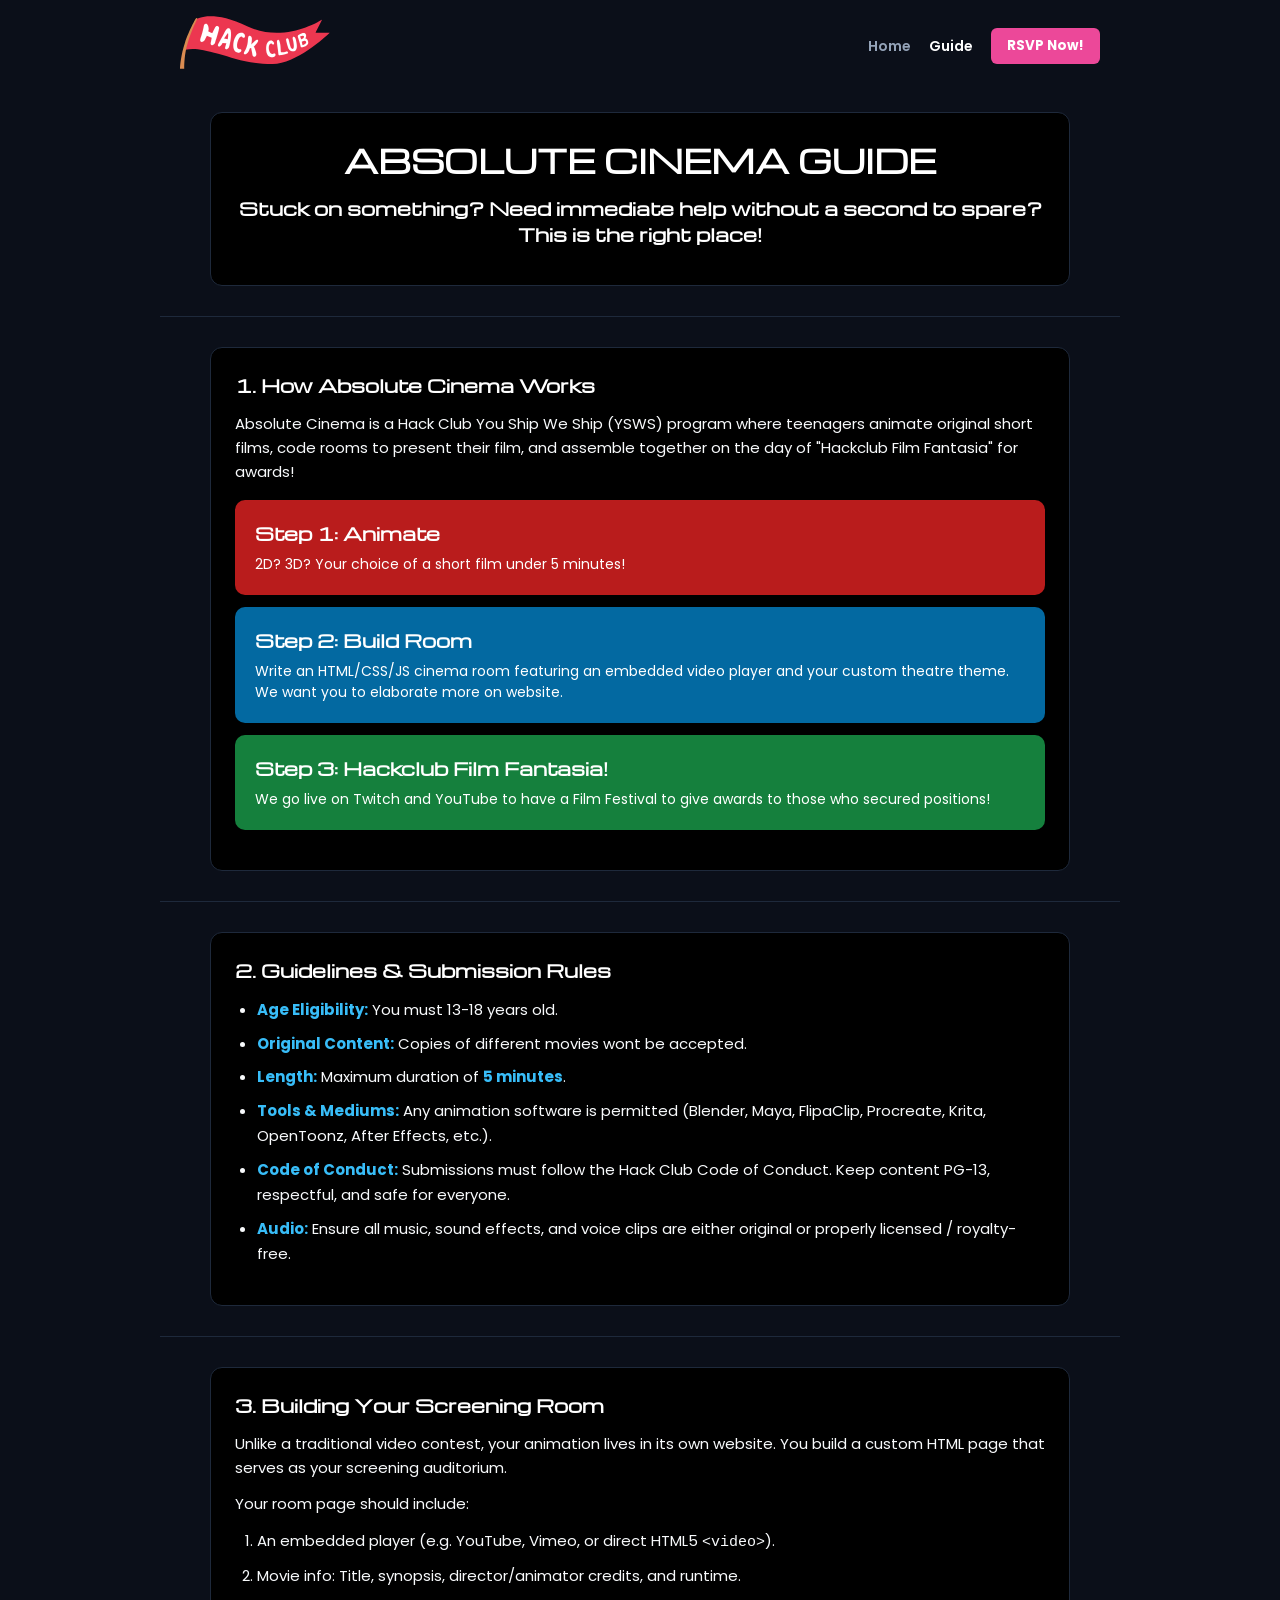
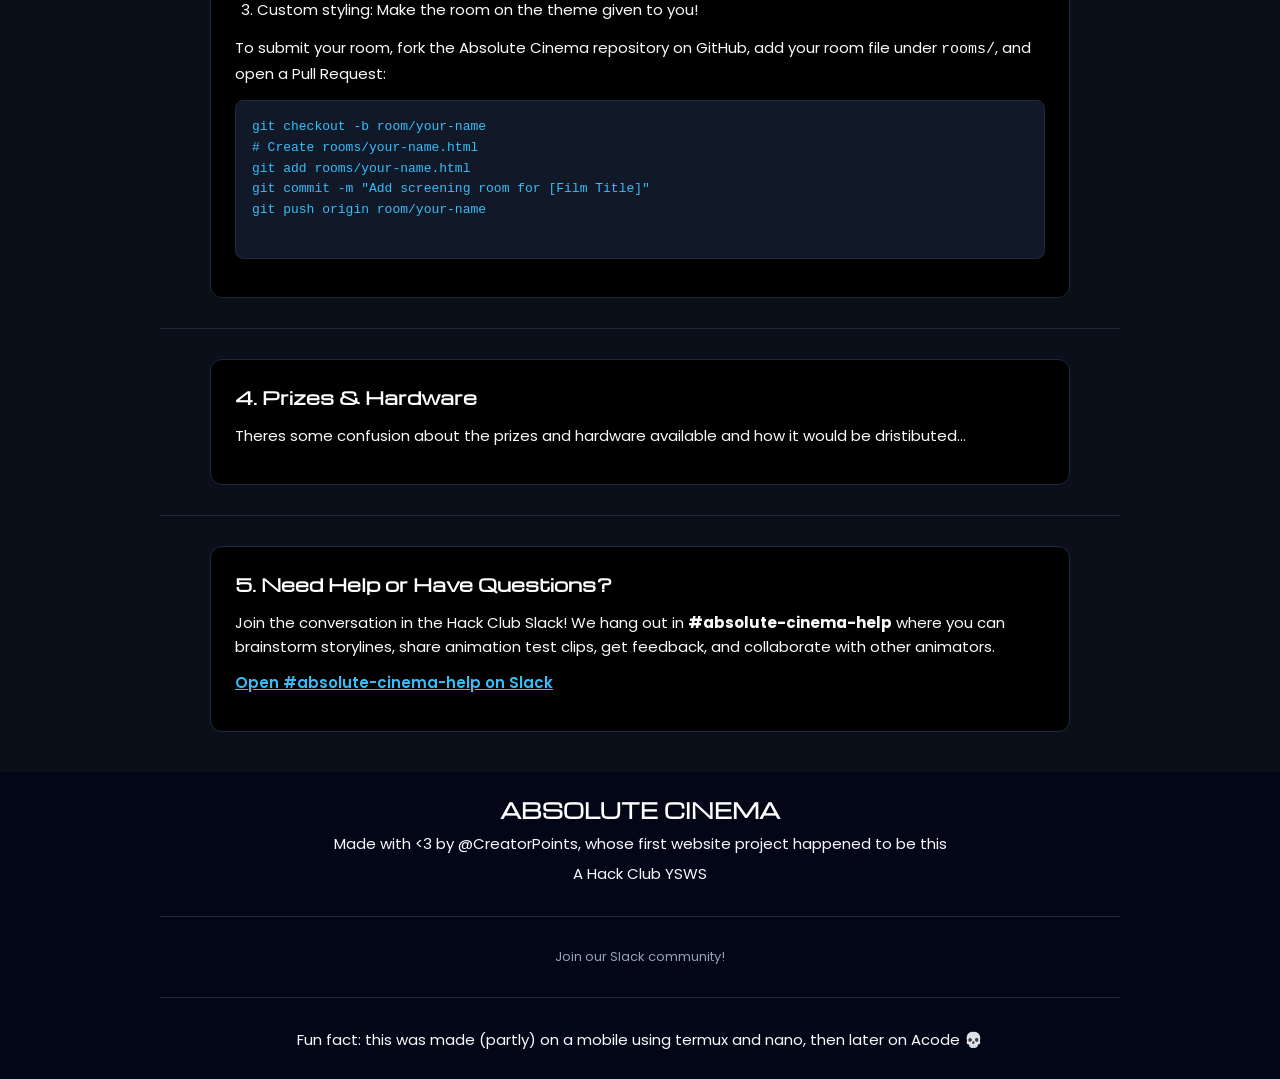
<file: guide.html>
<!DOCTYPE html>
<html lang="en">
  <head>
    <meta charset="UTF-8">
    <title>Guide — Absolute Cinema</title>
    <meta name="viewport" content="width=device-width, initial-scale=1">
    <link rel="icon" type="image/x-icon" href="favicon.ico">
    <link rel="preconnect" href="https://fonts.googleapis.com">
    <link rel="preconnect" href="https://fonts.gstatic.com" crossorigin>
    <link href="https://fonts.googleapis.com/css2?family=Poppins:wght@400;500;600;700&display=swap" rel="stylesheet">
    <link href="https://fonts.googleapis.com/css2?family=Michroma&display=swap" rel="stylesheet">
    <link rel="stylesheet" href="css/guide.css">
  </head>
  <body>
    <nav>
      <a href="index.html"><img src="assets/hackclub.svg" alt="Hack Club" width="150" height="57"></a>
      <div class="nav-links">
        <a href="index.html" class="nav-link">Home</a>
        <a href="guide.html" class="nav-link active">Guide</a>
        <a href="https://rsvp.soon.it/absolute-cinema"><button class="rsvp"><b>RSVP Now!</b></button></a>
      </div>
    </nav>
    <div class="title">
      <h1>Absolute Cinema Guide</h1>
      <h2>Stuck on something? Need immediate help without a second to spare? This is the right place!</h2>
    </div>
    <hr>
    <div class="guide-box">
      <h2>1. How Absolute Cinema Works</h2>
      <p>Absolute Cinema is a Hack Club You Ship We Ship (YSWS) program where teenagers animate original short films, code rooms to present their film, and assemble together on the day of "Hackclub Film Fantasia" for awards!</p>
      <div class="steps-stack">
        <div class="step1">
          <h3>Step 1: Animate</h3>
          <p>2D? 3D? Your choice of a short film under 5 minutes!</p>
        </div>
        <div class="step2">
          <h3>Step 2: Build Room</h3>
          <p>Write an HTML/CSS/JS cinema room featuring an embedded video player and your custom theatre theme. We want you to elaborate more on website.</p>
        </div>
        <div class="step3">
          <h3>Step 3: Hackclub Film Fantasia!</h3>
          <p>We go live on Twitch and YouTube to have a Film Festival to give awards to those who secured positions!</p>
        </div>
      </div>
    </div>
    <hr>
    <div class="guide-box">
      <h2>2. Guidelines &amp; Submission Rules</h2>
      <ul>
        <li><strong>Age Eligibility:</strong> You must 13-18 years old.</li>
        <li><strong>Original Content:</strong> Copies of different movies wont be accepted.</li>
        <li><strong>Length:</strong> Maximum duration of <strong>5 minutes</strong>.</li>
        <li><strong>Tools &amp; Mediums:</strong> Any animation software is permitted (Blender, Maya, FlipaClip, Procreate, Krita, OpenToonz, After Effects, etc.).</li>
        <li><strong>Code of Conduct:</strong> Submissions must follow the Hack Club Code of Conduct. Keep content PG-13, respectful, and safe for everyone.</li>
        <li><strong>Audio:</strong> Ensure all music, sound effects, and voice clips are either original or properly licensed / royalty-free.</li>
      </ul>
    </div>
    <hr>
    <div class="guide-box">
      <h2>3. Building Your Screening Room</h2>
      <p>Unlike a traditional video contest, your animation lives in its own website. You build a custom HTML page that serves as your screening auditorium.</p>
      <p>Your room page should include:</p>
      <ol>
        <li>An embedded player (e.g. YouTube, Vimeo, or direct HTML5 <code>&lt;video&gt;</code>).</li>
        <li>Movie info: Title, synopsis, director/animator credits, and runtime.</li>
        <li>Custom styling: Make the room on the theme given to you!</li>
      </ol>
      <p>To submit your room, fork the Absolute Cinema repository on GitHub, add your room file under <code>rooms/</code>, and open a Pull Request:</p>
      <div class="code-box">git checkout -b room/your-name
# Create rooms/your-name.html
git add rooms/your-name.html
git commit -m "Add screening room for [Film Title]"
git push origin room/your-name
      </div>
    </div>
    <hr>
    <div class="guide-box">
      <h2>4. Prizes &amp; Hardware</h2>
      <p>Theres some confusion about the prizes and hardware available and how it would be dristibuted...</p>
    </div>
    <hr>
    <div class="guide-box">
      <h2>5. Need Help or Have Questions?</h2>
      <p>Join the conversation in the Hack Club Slack! We hang out in <strong>#absolute-cinema-help</strong> where you can brainstorm storylines, share animation test clips, get feedback, and collaborate with other animators.</p>
      <p><a class="slack-link" href="https://app.slack.com/client/E09V59WQY1E/C0C4B8ZLPAB">Open #absolute-cinema-help on Slack</a></p>
    </div>
    <footer>
      <h1><b>Absolute Cinema</b></h1>
      <p>Made with &lt;3 by @CreatorPoints, whose first website project happened to be this</p>
      <p>A Hack Club YSWS</p>
      <hr>
      <div class="community">
        <a href="https://app.slack.com/client/E09V59WQY1E/C0C4S835R4L">Join our Slack community!</a>
      </div>
      <hr>
      <p>Fun fact: this was made (partly) on a mobile using termux and nano, then later on Acode 💀</p>
    </footer>
    <script src="js/authfetch.js"></script>
  </body>
</html>
</file>
<file: css/style.css>
* {
  box-sizing: border-box;
}

body,
button,
input,
select,
textarea {
  font-family: 'Poppins', sans-serif;
}

body {
  background: #0b0f19;
  color: #f8fafc;
  margin: 0;
  padding: 0;
  overflow-x: hidden;
}

nav,
.title,
.registration,
hr,
.guide,
footer {
  position: relative;
  z-index: 1;
}

nav {
  display: flex;
  align-items: center;
  justify-content: space-between;
  padding: 14px 20px;
  max-width: 960px;
  margin: 0 auto;
}

img {
  max-width: 100%;
}

h1 {
  font-family: 'Michroma', sans-serif;
  font-size: 32px;
  margin: 0 0 12px;
  text-transform: uppercase;
}

h2 {
  font-size: 18px;
  font-weight: 600;
  margin: 0 0 10px;
}

a {
  color: #38bdf8;
  text-decoration: none;
}

hr {
  border: none;
  border-top: 1px solid #1e293b;
  margin: 30px auto;
  max-width: 960px;
}

.rsvp {
  background: #ec4899;
  color: #fff;
  border: none;
  border-radius: 6px;
  padding: 8px 16px;
  font-weight: 600;
  cursor: pointer;
}

.rsvp:hover {
  background: #db2777;
}

.title,
.registration,
.guide {
  width: 92%;
  max-width: 860px;
  margin: 20px auto;
}

.title {
  background: #000;
  border: 1px solid #1e293b;
  border-radius: 12px;
  padding: 24px;
  text-align: center;
}

.guide {
  display: flex;
  flex-direction: column;
  gap: 12px;
}

.guide div {
  padding: 20px;
  border-radius: 10px;
}

.step1 {
  background: #b91c1c;
  color: #fff;
}

.step2 {
  background: #0369a1;
  color: #fff;
}

.step3 {
  background: #15803d;
  color: #fff;
}

.registration {
  margin: 30px auto;
}

.emailbox {
  background: #111827;
  color: #fff;
  border: 1px solid #374151;
  border-radius: 6px;
  width: 300px;
  max-width: 100%;
  height: 40px;
  padding: 0 12px;
  font-size: 14px;
}

.emailbox:focus {
  outline: none;
  border-color: #38bdf8;
}

.signin {
  background: #2563eb;
  color: #fff;
  border: none;
  border-radius: 6px;
  padding: 10px 20px;
  font-weight: 600;
  cursor: pointer;
}

.signin:hover {
  background: #1d4ed8;
}

.signed-in-card {
  background: #111827;
  border: 1px solid #1f2937;
  border-radius: 10px;
  padding: 24px;
  margin-top: 20px;
}

.signed-in-user-row {
  display: flex;
  align-items: center;
  gap: 10px;
  flex-wrap: wrap;
}

.signed-in-user-row h1 {
  font-size: 22px;
  margin: 0;
}

.highlight-user {
  color: #38bdf8;
}

.user-role-badge {
  padding: 3px 10px;
  border-radius: 12px;
  font-size: 11px;
  font-weight: 600;
  text-transform: uppercase;
}

.badge-admin {
  background: #450a0a;
  color: #fca5a5;
  border: 1px solid #991b1b;
}

.badge-participant {
  background: #082f49;
  color: #7dd3fc;
  border: 1px solid #075985;
}

.signed-in-note {
  color: #94a3b8;
  font-size: 13px;
  margin: 8px 0 16px;
}

.wip-banner {
  background: #451a03;
  border: 1px solid #92400e;
  color: #fef08a;
  border-radius: 8px;
  padding: 12px 16px;
  margin: 16px 0;
  display: flex;
  align-items: center;
  gap: 10px;
}

.wip-banner .wip-icon {
  font-size: 20px;
}

.wip-banner .wip-message {
  margin: 0;
  font-size: 14px;
  font-weight: 500;
}

.signed-in-actions {
  display: flex;
  gap: 12px;
  align-items: center;
  margin-top: 16px;
}

.logout-btn {
  background: #dc2626;
  color: #fff;
  border: none;
  border-radius: 6px;
  padding: 8px 16px;
  font-weight: 600;
  cursor: pointer;
}

.logout-btn:hover {
  background: #b91c1c;
}

footer {
  background: #020617;
  color: #64748b;
  padding: 24px;
  text-align: center;
  font-size: 13px;
  margin-top: 40px;
}

footer a {
  color: #94a3b8;
  margin: 0 10px;
}

footer a:hover {
  color: #fff;
}

.bg-marquee-wrapper {
  position: fixed;
  top: 0;
  left: 0;
  width: 100%;
  height: 100%;
  z-index: 0;
  pointer-events: none;
  overflow: hidden;
  opacity: 0.08;
  display: flex;
  flex-direction: column;
  justify-content: space-around;
}

.bg-marquee-row {
  display: flex;
  width: 100%;
  overflow: hidden;
  user-select: none;
}

.bg-marquee-content {
  display: flex;
  flex-shrink: 0;
  gap: 20px;
  padding-right: 20px;
  will-change: transform;
}

.marquee-left .bg-marquee-content {
  animation: marqueeScrollLeft 55s linear infinite;
}

.marquee-right .bg-marquee-content {
  animation: marqueeScrollRight 55s linear infinite;
}

@keyframes marqueeScrollLeft {
  0% {
    transform: translateX(0);
  }
  100% {
    transform: translateX(-100%);
  }
}

@keyframes marqueeScrollRight {
  0% {
    transform: translateX(-100%);
  }
  100% {
    transform: translateX(0);
  }
}

@media (prefers-reduced-motion: reduce) {
  .bg-marquee-content {
    animation-play-state: paused;
  }
}

.bg-marquee-content img {
  height: 150px;
  border-radius: 8px;
  object-fit: cover;
}

.nav-links {
  display: flex;
  align-items: center;
  gap: 18px;
}

.nav-link {
  color: #94a3b8;
  font-weight: 600;
  font-size: 14px;
  text-decoration: none;
  transition: color 0.2s ease;
}

.nav-link:hover,
.nav-link.active {
  color: #fff;
}

@media (max-width: 768px) {
  h1 {
    font-size: 24px;
  }

  .emailbox {
    width: 100%;
  }

  .signin {
    width: 100%;
    margin-top: 8px;
  }

  .nav-links {
    gap: 12px;
  }
}

.psst {
  text-align: center;
  font-size: 14px;
  color: #94a3b8;
  margin-top: 20px;
}
</file>
<file: css/guide.css>
* {
  box-sizing: border-box;
}

body,
button,
input,
select,
textarea {
  font-family: 'Poppins', sans-serif;
}

body {
  background: #0b0f19;
  color: #f8fafc;
  margin: 0;
  padding: 0;
  overflow-x: hidden;
}

img {
  max-width: 100%;
}

a {
  color: #38bdf8;
  text-decoration: none;
}

hr {
  border: none;
  border-top: 1px solid #1e293b;
  margin: 30px auto;
  max-width: 960px;
}

nav {
  display: flex;
  align-items: center;
  justify-content: space-between;
  padding: 14px 20px;
  max-width: 960px;
  margin: 0 auto;
}

.nav-links {
  display: flex;
  align-items: center;
  gap: 18px;
}

.nav-link {
  color: #94a3b8;
  font-weight: 600;
  font-size: 14px;
  text-decoration: none;
  transition: color 0.2s ease;
}

.nav-link:hover,
.nav-link.active {
  color: #fff;
}

.rsvp {
  background: #ec4899;
  color: #fff;
  border: none;
  border-radius: 6px;
  padding: 8px 16px;
  font-weight: 600;
  cursor: pointer;
}

.rsvp:hover {
  background: #db2777;
}

.title,
.guide-box {
  width: 92%;
  max-width: 860px;
  margin: 20px auto;
  background: #000;
  border: 1px solid #1e293b;
  border-radius: 12px;
  padding: 24px;
}

.title {
  text-align: center;
}

h1 {
  font-family: 'Michroma', sans-serif;
  font-size: 32px;
  margin: 0 0 12px;
  text-transform: uppercase;
  color: #fff;
}

h2 {
  font-family: 'Michroma', sans-serif;
  font-size: 18px;
  font-weight: 600;
  margin: 0 0 14px;
  color: #fff;
}

p {
  font-size: 15px;
  line-height: 1.6;
  margin: 0 0 12px;
  color: #f8fafc;
}

.steps-stack,
.prizes-stack {
  display: flex;
  flex-direction: column;
  gap: 12px;
  margin: 16px 0;
}

.step1,
.step2,
.step3 {
  padding: 20px;
  border-radius: 10px;
  color: #fff;
}

.step1 {
  background: #b91c1c;
}

.step2 {
  background: #0369a1;
}

.step3 {
  background: #15803d;
}

.step1 h3,
.step2 h3,
.step3 h3 {
  font-family: 'Michroma', sans-serif;
  font-size: 18px;
  margin: 0 0 8px;
  color: #fff;
}

.step1 p,
.step2 p,
.step3 p {
  font-size: 14px;
  margin: 0;
  line-height: 1.5;
  color: #fff;
}

.prize-item {
  background: #111827;
  border: 1px solid #1e293b;
  border-radius: 10px;
  padding: 18px 20px;
}

.prize-item h3 {
  font-family: 'Michroma', sans-serif;
  font-size: 16px;
  margin: 0 0 6px;
  color: #fff;
}

.prize-item p {
  font-size: 14px;
  margin: 0;
  line-height: 1.5;
  color: #cbd5e1;
}

ul,
ol {
  padding-left: 22px;
  margin: 0 0 14px;
  font-size: 15px;
  line-height: 1.7;
  color: #f8fafc;
}

li {
  margin-bottom: 8px;
}

li strong {
  color: #38bdf8;
}

.tip-box {
  background: #111827;
  border: 1px solid #374151;
  border-radius: 8px;
  padding: 14px 18px;
  margin: 16px 0;
  font-size: 14px;
  color: #cbd5e1;
}

.code-box {
  background: #111827;
  border: 1px solid #1e293b;
  border-radius: 8px;
  padding: 16px;
  font-family: monospace;
  font-size: 13px;
  color: #38bdf8;
  overflow-x: auto;
  margin: 14px 0;
  line-height: 1.6;
  white-space: pre;
}

.slack-link {
  color: #38bdf8;
  font-weight: 600;
  text-decoration: underline;
}

.slack-link:hover {
  color: #7dd3fc;
}

footer {
  background: #020617;
  color: #64748b;
  padding: 24px;
  text-align: center;
  font-size: 13px;
  margin-top: 40px;
}

footer h1 {
  font-family: 'Michroma', sans-serif;
  font-size: 20px;
  color: #fff;
  margin: 0 0 8px;
}

footer p {
  margin: 6px 0;
}

footer a {
  color: #94a3b8;
  margin: 0 10px;
}

footer a:hover {
  color: #fff;
}

@media (max-width: 768px) {
  h1 {
    font-size: 24px;
  }

  .nav-links {
    gap: 12px;
  }

  .title,
  .guide-box {
    padding: 18px;
  }
}
</file>
